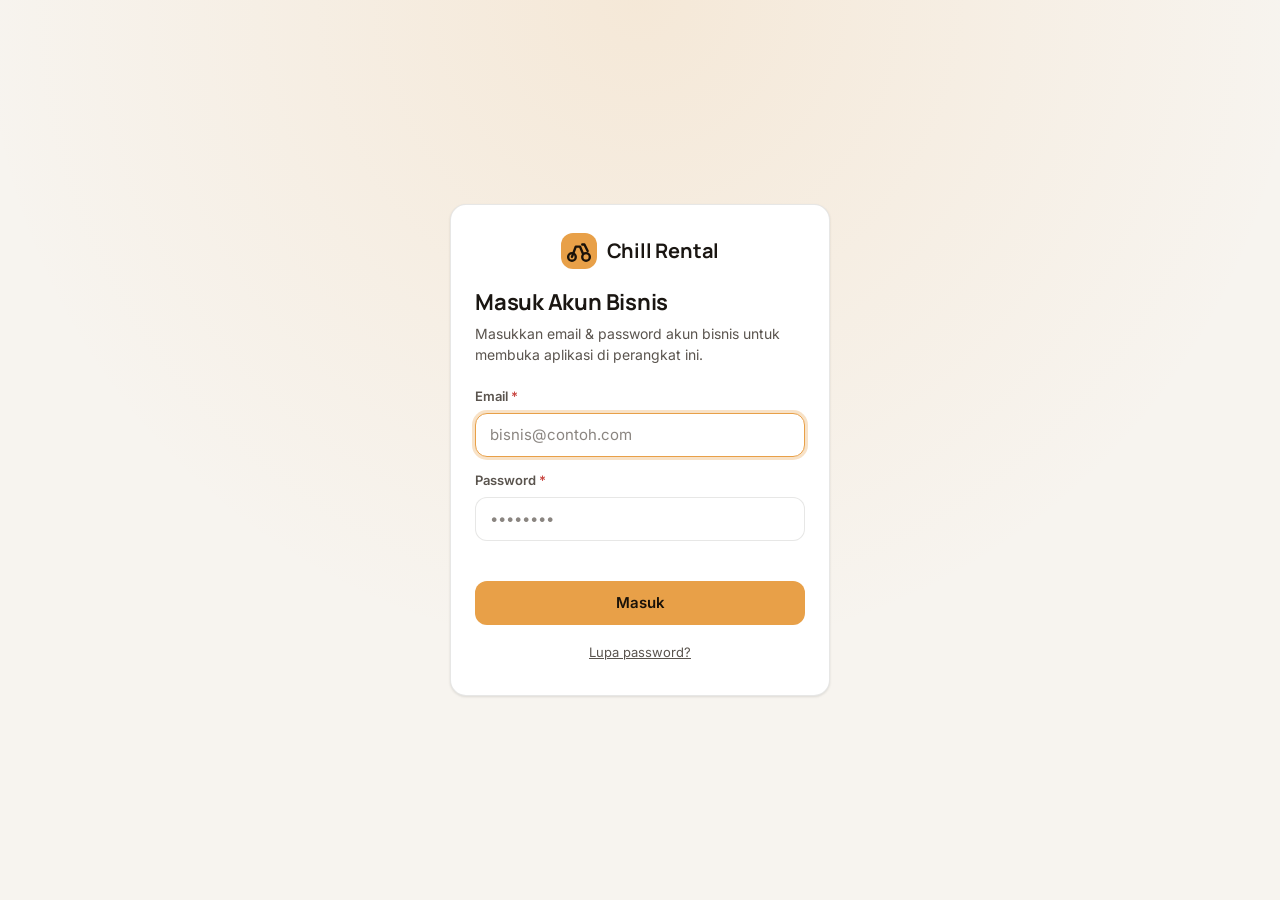
<file: index.html>
<!DOCTYPE html>
<html lang="id">
<head>
  <meta charset="UTF-8" />
  <meta name="viewport" content="width=device-width, initial-scale=1.0, viewport-fit=cover" />
  <meta name="theme-color" content="#0f172a" />
  <title>Chill Rental — Motor Rental System</title>
  <!-- Inline SVG favicon (🏍️) — avoids a 404 for /favicon.ico without adding a binary file -->
  <link rel="icon" href="data:image/svg+xml,&lt;svg xmlns='http://www.w3.org/2000/svg' viewBox='0 0 100 100'&gt;&lt;text y='.9em' font-size='90'&gt;🏍️&lt;/text&gt;&lt;/svg&gt;" />
  <link rel="stylesheet" href="styles/tokens.css" />
  <link rel="stylesheet" href="styles/base.css" />
  <link rel="stylesheet" href="styles/components.css" />
  <link rel="stylesheet" href="styles/layout.css" />
  <link rel="stylesheet" href="styles/auth.css" />
  <link rel="preconnect" href="https://fonts.googleapis.com">
  <link rel="preconnect" href="https://fonts.gstatic.com" crossorigin>
  <link href="https://fonts.googleapis.com/css2?family=Inter:wght@400;500;600;700&family=Manrope:wght@600;700;800&display=swap" rel="stylesheet">
</head>
<body>
  <!-- App shell — hidden until auth resolves (revealed in startApp) to avoid a
       flash of the full page before the login overlay renders -->
  <div id="app" class="app-shell" hidden>
    <!-- Top bar (mobile + desktop) -->
    <header class="topbar" role="banner">
      <button class="icon-btn topbar__menu" id="btn-menu" data-i18n-aria="topbar_menu_aria">
        <svg width="22" height="22" viewBox="0 0 24 24" fill="none" stroke="currentColor" stroke-width="2" stroke-linecap="round" stroke-linejoin="round"><line x1="3" y1="6" x2="21" y2="6"/><line x1="3" y1="12" x2="21" y2="12"/><line x1="3" y1="18" x2="21" y2="18"/></svg>
      </button>
      <div class="topbar__brand">
        <div class="brand-mark" aria-hidden="true">
          <svg width="20" height="20" viewBox="0 0 24 24" fill="none" stroke="currentColor" stroke-width="2.2" stroke-linecap="round" stroke-linejoin="round"><circle cx="5.5" cy="17.5" r="3.5"/><circle cx="18.5" cy="17.5" r="3.5"/><path d="M15 6h2l3 6"/><path d="M5.5 17.5L9 8h4l2.5 6"/></svg>
        </div>
        <div class="topbar__title">
          <h1>Chill Rental</h1>
          <span class="topbar__sub" id="topbar-context">Dashboard</span>
        </div>
      </div>
      <div class="topbar__actions">
        <button class="chip chip--success" id="kpi-active" data-i18n-title="topbar_new_rental_title"> <!-- title (rented-motor count) is set via JS -->
          <span class="chip__dot"></span>
          <span id="kpi-active-count">0</span> <span data-i18n="topbar_kpi_active">sedang disewa</span>
        </button>
        <!-- R13: Quick action — New Rental (replaces button in page headers) -->
        <button class="btn btn--sm topbar__quick-rental" id="btn-quick-rental" data-i18n-title="topbar_new_rental_title">
          <svg width="16" height="16" viewBox="0 0 24 24" fill="none" stroke="currentColor" stroke-width="2.4" stroke-linecap="round" stroke-linejoin="round"><line x1="12" y1="5" x2="12" y2="19"/><line x1="5" y1="12" x2="19" y2="12"/></svg>
          <span class="topbar__quick-rental-label" data-i18n="topbar_quick_rental">Sewa Baru</span>
        </button>
        <button class="icon-btn" id="btn-theme" data-i18n-aria="topbar_theme_aria">
          <svg id="ico-theme" width="20" height="20" viewBox="0 0 24 24" fill="none" stroke="currentColor" stroke-width="2" stroke-linecap="round" stroke-linejoin="round"><path d="M21 12.79A9 9 0 1 1 11.21 3 7 7 0 0 0 21 12.79z"/></svg>
        </button>
      </div>
    </header>

    <!-- Sidebar nav (desktop) / drawer (mobile) -->
    <aside class="sidebar" id="sidebar" aria-label="Navigasi utama">
      <nav class="nav">
        <!-- Grup: Operasional -->
        <div class="nav__group" data-group="ops">
          <button type="button" class="nav__group-header" data-group-toggle="ops" aria-expanded="true">
            <span data-i18n="nav_group_ops">Operasional</span>
            <svg class="nav__group-chevron" width="14" height="14" viewBox="0 0 24 24" fill="none" stroke="currentColor" stroke-width="2.5" stroke-linecap="round" stroke-linejoin="round"><polyline points="6 9 12 15 18 9"/></svg>
          </button>
          <div class="nav__group-items">
            <a href="#dashboard" class="nav__item is-active" data-route="dashboard" data-i18n-title="nav_dashboard">
              <svg width="20" height="20" viewBox="0 0 24 24" fill="none" stroke="currentColor" stroke-width="2" stroke-linecap="round" stroke-linejoin="round"><rect x="3" y="3" width="7" height="9"/><rect x="14" y="3" width="7" height="5"/><rect x="14" y="12" width="7" height="9"/><rect x="3" y="16" width="7" height="5"/></svg>
              <span data-i18n="nav_dashboard">Beranda</span>
            </a>
            <a href="#rentals" class="nav__item" data-route="rentals" data-i18n-title="nav_rentals">
              <svg width="20" height="20" viewBox="0 0 24 24" fill="none" stroke="currentColor" stroke-width="2" stroke-linecap="round" stroke-linejoin="round"><path d="M14 2H6a2 2 0 0 0-2 2v16a2 2 0 0 0 2 2h12a2 2 0 0 0 2-2V8z"/><polyline points="14 2 14 8 20 8"/><line x1="16" y1="13" x2="8" y2="13"/><line x1="16" y1="17" x2="8" y2="17"/></svg>
              <span data-i18n="nav_rentals">Sewa</span>
            </a>
            <a href="#bookings" class="nav__item" data-route="bookings" data-i18n-title="nav_bookings">
              <svg width="20" height="20" viewBox="0 0 24 24" fill="none" stroke="currentColor" stroke-width="2" stroke-linecap="round" stroke-linejoin="round"><rect x="3" y="4" width="18" height="18" rx="2"/><line x1="16" y1="2" x2="16" y2="6"/><line x1="8" y1="2" x2="8" y2="6"/><line x1="3" y1="10" x2="21" y2="10"/><polyline points="9 16 11 18 15 14"/></svg>
              <span data-i18n="nav_bookings">Booking</span>
              <span id="nav-booking-badge" style="margin-left:auto;background:var(--brand);color:var(--text-on-brand);font-size:11px;font-weight:700;border-radius:999px;padding:1px 7px;display:none">0</span>
            </a>
            <a href="#motors" class="nav__item" data-route="motors" data-i18n-title="nav_motors">
              <svg width="20" height="20" viewBox="0 0 24 24" fill="none" stroke="currentColor" stroke-width="2" stroke-linecap="round" stroke-linejoin="round"><circle cx="5.5" cy="17.5" r="3.5"/><circle cx="18.5" cy="17.5" r="3.5"/><path d="M15 6h2l3 6"/><path d="M5.5 17.5L9 8h4l2.5 6"/></svg>
              <span data-i18n="nav_motors">Kendaraan</span>
            </a>
            <a href="#damages" class="nav__item" data-route="damages" data-i18n-title="nav_damages">
              <svg width="20" height="20" viewBox="0 0 24 24" fill="none" stroke="currentColor" stroke-width="2" stroke-linecap="round" stroke-linejoin="round"><path d="M10.29 3.86L1.82 18a2 2 0 0 0 1.71 3h16.94a2 2 0 0 0 1.71-3L13.71 3.86a2 2 0 0 0-3.42 0z"/><line x1="12" y1="9" x2="12" y2="13"/><line x1="12" y1="17" x2="12.01" y2="17"/></svg>
              <span data-i18n="nav_damages">Kerusakan</span>
            </a>
          </div>
        </div>
        <!-- Grup: Manajemen (admin+) -->
        <div class="nav__group" data-group="manage" data-requires="page.owners">
          <button type="button" class="nav__group-header" data-group-toggle="manage" aria-expanded="true">
            <span data-i18n="nav_group_manage">Manajemen</span>
            <svg class="nav__group-chevron" width="14" height="14" viewBox="0 0 24 24" fill="none" stroke="currentColor" stroke-width="2.5" stroke-linecap="round" stroke-linejoin="round"><polyline points="6 9 12 15 18 9"/></svg>
          </button>
          <div class="nav__group-items">
            <a href="#owners" class="nav__item" data-route="owners" data-requires="page.owners" data-i18n-title="nav_owners">
              <svg width="20" height="20" viewBox="0 0 24 24" fill="none" stroke="currentColor" stroke-width="2" stroke-linecap="round" stroke-linejoin="round"><path d="M17 21v-2a4 4 0 0 0-4-4H5a4 4 0 0 0-4 4v2"/><circle cx="9" cy="7" r="4"/><path d="M23 21v-2a4 4 0 0 0-3-3.87"/><path d="M16 3.13a4 4 0 0 1 0 7.75"/></svg>
              <span data-i18n="nav_owners">Pemilik</span>
            </a>
            <a href="#staff" class="nav__item" data-route="staff" data-requires="page.staff" data-i18n-title="nav_staff">
              <svg width="20" height="20" viewBox="0 0 24 24" fill="none" stroke="currentColor" stroke-width="2" stroke-linecap="round" stroke-linejoin="round"><circle cx="12" cy="8" r="4"/><path d="M6 21v-2a4 4 0 0 1 4-4h4a4 4 0 0 1 4 4v2"/><circle cx="18" cy="6" r="2"/><circle cx="6" cy="6" r="2"/></svg>
              <span data-i18n="nav_staff">Staf</span>
            </a>
            <a href="#reports" class="nav__item" data-route="reports" data-requires="page.reports" data-i18n-title="nav_reports">
              <svg width="20" height="20" viewBox="0 0 24 24" fill="none" stroke="currentColor" stroke-width="2" stroke-linecap="round" stroke-linejoin="round"><line x1="18" y1="20" x2="18" y2="10"/><line x1="12" y1="20" x2="12" y2="4"/><line x1="6" y1="20" x2="6" y2="14"/></svg>
              <span data-i18n="nav_reports">Laporan</span>
            </a>
            <a href="#audit" class="nav__item" data-route="audit" data-requires="page.audit" data-i18n-title="nav_audit">
              <svg width="20" height="20" viewBox="0 0 24 24" fill="none" stroke="currentColor" stroke-width="2" stroke-linecap="round" stroke-linejoin="round"><circle cx="11" cy="11" r="8"/><line x1="21" y1="21" x2="16.65" y2="16.65"/><path d="M8 11h6"/><path d="M11 8v6"/></svg>
              <span data-i18n="nav_audit">Riwayat Aktivitas</span>
            </a>
          </div>
        </div>
        <!-- Grup: Sistem (admin+) -->
        <div class="nav__group" data-group="system" data-requires="page.settings">
          <button type="button" class="nav__group-header" data-group-toggle="system" aria-expanded="true">
            <span data-i18n="nav_group_system">Sistem</span>
            <svg class="nav__group-chevron" width="14" height="14" viewBox="0 0 24 24" fill="none" stroke="currentColor" stroke-width="2.5" stroke-linecap="round" stroke-linejoin="round"><polyline points="6 9 12 15 18 9"/></svg>
          </button>
          <div class="nav__group-items">
            <a href="#settings" class="nav__item" data-route="settings" data-requires="page.settings" data-i18n-title="nav_settings">
              <svg width="20" height="20" viewBox="0 0 24 24" fill="none" stroke="currentColor" stroke-width="2" stroke-linecap="round" stroke-linejoin="round"><circle cx="12" cy="12" r="3"/><path d="M19.4 15a1.65 1.65 0 0 0 .33 1.82l.06.06a2 2 0 0 1-2.83 2.83l-.06-.06a1.65 1.65 0 0 0-1.82-.33 1.65 1.65 0 0 0-1 1.51V21a2 2 0 0 1-4 0v-.09A1.65 1.65 0 0 0 9 19.4a1.65 1.65 0 0 0-1.82.33l-.06.06a2 2 0 0 1-2.83-2.83l.06-.06a1.65 1.65 0 0 0 .33-1.82 1.65 1.65 0 0 0-1.51-1H3a2 2 0 0 1 0-4h.09A1.65 1.65 0 0 0 4.6 9a1.65 1.65 0 0 0-.33-1.82l-.06-.06a2 2 0 0 1 2.83-2.83l.06.06a1.65 1.65 0 0 0 1.82.33H9a1.65 1.65 0 0 0 1-1.51V3a2 2 0 0 1 4 0v.09a1.65 1.65 0 0 0 1 1.51 1.65 1.65 0 0 0 1.82-.33l.06-.06a2 2 0 0 1 2.83 2.83l-.06.06a1.65 1.65 0 0 0-.33 1.82V9a1.65 1.65 0 0 0 1.51 1H21a2 2 0 0 1 0 4h-.09a1.65 1.65 0 0 0-1.51 1z"/></svg>
              <span data-i18n="nav_settings">Pengaturan</span>
            </a>
          </div>
        </div>
      </nav>
      <div class="sidebar__footer">
        <!-- Fase B.2: account block (identity + switch user + logout) -->
        <div class="account" id="account-block" hidden>
          <div class="account__user">
            <span class="account__avatar" id="account-avatar">?</span>
            <span class="account__meta">
              <span class="account__name" id="account-name"></span>
              <span class="account__role" id="account-role"></span>
            </span>
          </div>
          <div class="account__actions">
            <button class="account__btn" id="btn-set-pin-self">
              <svg width="15" height="15" viewBox="0 0 24 24" fill="none" stroke="currentColor" stroke-width="2" stroke-linecap="round" stroke-linejoin="round"><path d="M21 2l-2 2m-7.61 7.61a5.5 5.5 0 1 1-7.778 7.778 5.5 5.5 0 0 1 7.777-7.777zm0 0L15.5 7.5m0 0l3 3L22 7l-3-3"/></svg>
              <span data-i18n="btn_change_pin">Ubah PIN</span>
            </button>
            <button class="account__btn" id="btn-switch-user">
              <svg width="15" height="15" viewBox="0 0 24 24" fill="none" stroke="currentColor" stroke-width="2" stroke-linecap="round" stroke-linejoin="round"><polyline points="17 1 21 5 17 9"/><path d="M3 11V9a4 4 0 0 1 4-4h14"/><polyline points="7 23 3 19 7 15"/><path d="M21 13v2a4 4 0 0 1-4 4H3"/></svg>
              <span data-i18n="auth_switch_user">Ganti Pengguna</span>
            </button>
            <button class="account__btn account__btn--danger" id="btn-logout">
              <svg width="15" height="15" viewBox="0 0 24 24" fill="none" stroke="currentColor" stroke-width="2" stroke-linecap="round" stroke-linejoin="round"><path d="M9 21H5a2 2 0 0 1-2-2V5a2 2 0 0 1 2-2h4"/><polyline points="16 17 21 12 16 7"/><line x1="21" y1="12" x2="9" y2="12"/></svg>
              <span data-i18n="auth_logout">Keluar</span>
            </button>
          </div>
        </div>

        <p class="muted-xs js-sync-status" id="sync-status"></p>
        <p class="muted-xs">v1.0 · Modular Build</p>
      </div>
    </aside>
    <div class="scrim" id="scrim" hidden></div>

    <!-- Main content area, routed -->
    <main class="content" id="content" tabindex="-1">
      <!-- Pages are injected by router.js -->
    </main>

    <!-- Bottom tab bar (mobile only) -->
    <nav class="tabbar" aria-label="Navigasi cepat">
      <a href="#dashboard" class="tabbar__item is-active" data-route="dashboard">
        <svg width="22" height="22" viewBox="0 0 24 24" fill="none" stroke="currentColor" stroke-width="2" stroke-linecap="round" stroke-linejoin="round"><rect x="3" y="3" width="7" height="9"/><rect x="14" y="3" width="7" height="5"/><rect x="14" y="12" width="7" height="9"/><rect x="3" y="16" width="7" height="5"/></svg>
        <span data-i18n="tabbar_beranda">Beranda</span>
      </a>
      <a href="#rentals" class="tabbar__item" data-route="rentals">
        <svg width="22" height="22" viewBox="0 0 24 24" fill="none" stroke="currentColor" stroke-width="2" stroke-linecap="round" stroke-linejoin="round"><path d="M14 2H6a2 2 0 0 0-2 2v16a2 2 0 0 0 2 2h12a2 2 0 0 0 2-2V8z"/><polyline points="14 2 14 8 20 8"/></svg>
        <span data-i18n="tabbar_sewa">Sewa</span>
      </a>
      <button class="tabbar__fab" id="btn-new-rental" data-i18n-aria="tabbar_fab_aria">
        <svg width="26" height="26" viewBox="0 0 24 24" fill="none" stroke="currentColor" stroke-width="2.5" stroke-linecap="round" stroke-linejoin="round"><line x1="12" y1="5" x2="12" y2="19"/><line x1="5" y1="12" x2="19" y2="12"/></svg>
      </button>
      <a href="#motors" class="tabbar__item" data-route="motors">
        <svg width="22" height="22" viewBox="0 0 24 24" fill="none" stroke="currentColor" stroke-width="2" stroke-linecap="round" stroke-linejoin="round"><circle cx="5.5" cy="17.5" r="3.5"/><circle cx="18.5" cy="17.5" r="3.5"/><path d="M15 6h2l3 6"/><path d="M5.5 17.5L9 8h4l2.5 6"/></svg>
        <span data-i18n="tabbar_motor">Kendaraan</span>
      </a>
      <a href="#reports" class="tabbar__item" data-route="reports" data-requires="page.reports">
        <svg width="22" height="22" viewBox="0 0 24 24" fill="none" stroke="currentColor" stroke-width="2" stroke-linecap="round" stroke-linejoin="round"><line x1="18" y1="20" x2="18" y2="10"/><line x1="12" y1="20" x2="12" y2="4"/><line x1="6" y1="20" x2="6" y2="14"/></svg>
        <span data-i18n="tabbar_laporan">Laporan</span>
      </a>
    </nav>

    <!-- Modal mount + toast mount -->
    <div id="modal-root"></div>
    <div id="toast-root" class="toast-root" aria-live="polite"></div>
  </div>

  <!-- Auth gate mount (Fase B.2) — full-screen login overlay -->
  <!-- Boot splash: visible immediately, replaced by the login gate (or hidden
       by startApp) once boot() resolves the auth state -->
  <div id="auth-root">
    <div class="auth-overlay">
      <div class="auth-card card">
        <div class="auth-brand">
          <div class="brand-mark" aria-hidden="true">
            <svg width="26" height="26" viewBox="0 0 24 24" fill="none" stroke="currentColor" stroke-width="2.2" stroke-linecap="round" stroke-linejoin="round"><circle cx="5.5" cy="17.5" r="3.5"/><circle cx="18.5" cy="17.5" r="3.5"/><path d="M15 6h2l3 6"/><path d="M5.5 17.5L9 8h4l2.5 6"/></svg>
          </div>
          <h1>Chill Rental</h1>
        </div>
        <div class="auth-spinner" role="status" aria-label="Memuat…"></div>
      </div>
    </div>
  </div>

  <!-- Modules (load order matters) -->
  <script type="module" src="modules/app.js"></script>
</body>
</html>
</file>
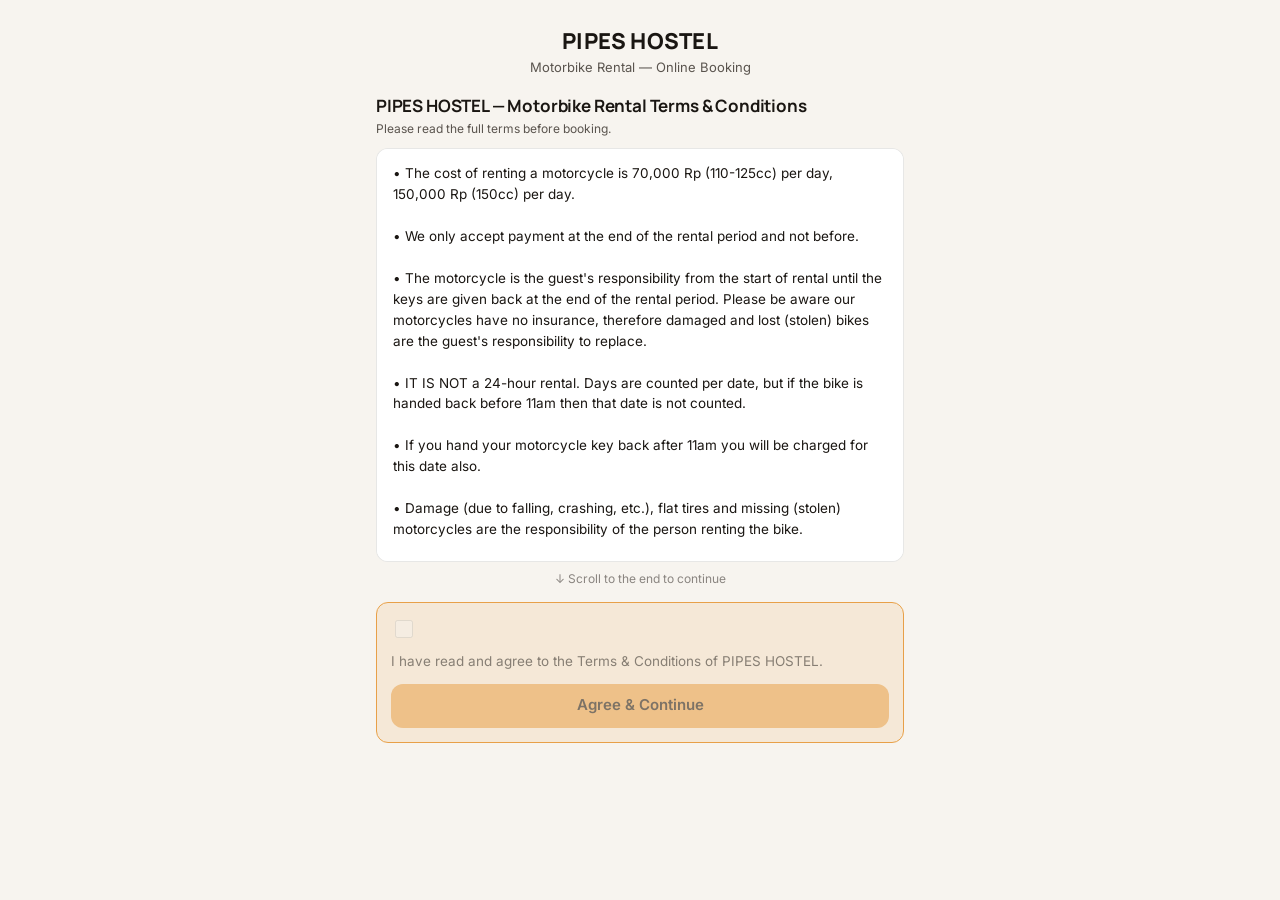
<file: booking.html>
<!DOCTYPE html>
<html lang="en">
<head>
  <meta charset="UTF-8" />
  <meta name="viewport" content="width=device-width, initial-scale=1.0, viewport-fit=cover" />
  <meta name="theme-color" content="#0f172a" />
  <title>PIPES HOSTEL — Motorbike Booking</title>
  <link rel="icon" href="data:image/svg+xml,&lt;svg xmlns='http://www.w3.org/2000/svg' viewBox='0 0 100 100'&gt;&lt;text y='.9em' font-size='90'&gt;🏍️&lt;/text&gt;&lt;/svg&gt;" />
  <link rel="stylesheet" href="styles/tokens.css" />
  <link rel="stylesheet" href="styles/base.css" />
  <link rel="stylesheet" href="styles/components.css" />
  <link rel="preconnect" href="https://fonts.googleapis.com">
  <link rel="preconnect" href="https://fonts.gstatic.com" crossorigin>
  <link href="https://fonts.googleapis.com/css2?family=Inter:wght@400;500;600;700&family=Manrope:wght@600;700;800&display=swap" rel="stylesheet">
  <style>
    /* Standalone, mobile-first guest page — no app shell. */
    /* base.css makes html/body a fixed-height, non-scrolling flex app shell
       (display:flex; height:100dvh; overflow:hidden). This standalone page must
       scroll like a normal document, so fully reset those on both elements. */
    html, body { height: auto !important; min-height: 100%; display: block !important; overflow: visible !important; }
    body { background: var(--bg-app); color: var(--text-primary); font-family: var(--font-sans); margin: 0; }
    .bk { max-width: 560px; margin: 0 auto; padding: 20px 16px 48px; min-height: 100vh; box-sizing: border-box; }
    .bk__brand { text-align: center; margin: 8px 0 18px; }
    .bk__brand h1 { font-family: var(--font-display); font-weight: 800; font-size: 22px; margin: 0; letter-spacing: .01em; }
    .bk__brand p { color: var(--text-secondary); font-size: 13px; margin: 4px 0 0; }
    .bk__terms {
      max-height: 46vh; overflow-y: auto; padding: 14px 16px; border: 1px solid var(--border-subtle);
      border-radius: var(--r-md); background: var(--bg-elev); white-space: pre-wrap; line-height: 1.55;
      font-size: 13.5px; -webkit-overflow-scrolling: touch;
    }
    .bk__scrollhint { font-size: 12px; color: var(--text-tertiary); text-align: center; margin: 8px 0 0; }
    /* The consent + continue action — highlighted so the next step is obvious. */
    .bk__agree { margin-top: 14px; padding: 14px; border: 1.5px solid var(--brand); border-radius: var(--r-md); background: var(--brand-soft); }
    .bk__field { margin-bottom: 14px; }
    .bk__price { font-family: var(--font-display); font-weight: 800; font-size: 20px; color: var(--brand-soft-text); }
    .bk__seg { display: flex; gap: 8px; }
    .bk__seg .btn { flex: 1; }
    .bk__code {
      font-family: var(--font-mono); font-size: 38px; font-weight: 700; letter-spacing: .12em;
      text-align: center; padding: 16px; border: 2px dashed var(--brand); border-radius: var(--r-lg);
      background: var(--brand-soft); color: var(--brand-soft-text); margin: 10px 0;
    }
    .bk__center { text-align: center; }
    .bk__row2 { display: grid; grid-template-columns: 1fr 1fr; gap: 12px; }
    .seg-opt.is-active { background: var(--brand); color: var(--text-on-brand); border-color: var(--brand); }
    /* layout helpers (booking.html does not load layout.css) */
    .row { display: flex; align-items: center; gap: 8px; }
    .row--between { justify-content: space-between; }
    .muted { color: var(--text-secondary); }
  </style>
</head>
<body>
  <main id="booking-root" class="bk" aria-live="polite"></main>
  <script type="module" src="modules/booking-guest.js"></script>
</body>
</html>
</file>
<file: styles/tokens.css>
/* ===========================================================
   Chill Rental — Design Tokens
   Style: Minimalism + Bento Grid, mobile-first, theme-aware
   =========================================================== */

:root {
  /* ---- Color Primitives ---- */
  --c-teal-50:  #ecfeff;
  --c-teal-100: #cffafe;
  --c-teal-300: #67e8f9;
  --c-teal-500: #06b6d4;
  --c-teal-600: #0891b2;
  --c-teal-700: #0e7490;

  --c-amber-100: #fef3c7;
  --c-amber-500: #f59e0b;
  --c-amber-600: #d97706;

  --c-rose-100: #ffe4e6;
  --c-rose-500: #f43f5e;
  --c-rose-600: #e11d48;

  --c-emerald-100: #d1fae5;
  --c-emerald-500: #10b981;
  --c-emerald-600: #059669;

  --c-slate-50:  #f8fafc;
  --c-slate-100: #f1f5f9;
  --c-slate-200: #e2e8f0;
  --c-slate-300: #cbd5e1;
  --c-slate-400: #94a3b8;
  --c-slate-500: #64748b;
  --c-slate-600: #475569;
  --c-slate-700: #334155;
  --c-slate-800: #1e293b;
  --c-slate-900: #0f172a;
  --c-slate-950: #020617;

  /* ---- Semantic — Light (default) — warm palette + amber accent ----
     Tier-based bg: bg-app (creamy off-white) → bg-elev (white card) → bg-elev-2 (subtle recessed)
     Text: warm dark (#1a1612, not pure black) for a warm feel.
     Accent: amber #e8a048 (same as dark — brand consistency).
  */
  --bg-app: #f7f4ef;            /* warm cream — readable bg */
  --bg-elev: #ffffff;           /* card, sidebar, modal */
  --bg-elev-2: #f4f0ea;         /* recessed (input, table header) */
  --bg-subtle: #f4f0ea;
  --bg-tint: rgba(232, 160, 72, .07);

  --text-primary: #1a1612;      /* warm near-black */
  --text-secondary: #5a544e;    /* warm muted */
  --text-tertiary: #8a8580;     /* warm light muted */
  --text-inverse: #ffffff;
  --text-on-brand: #1a1209;     /* dark text on amber (high contrast) */

  --border-subtle: rgba(26, 22, 18, .10);
  --border-strong: rgba(26, 22, 18, .18);
  --border-focus: #e8a048;

  --brand: #e8a048;
  --brand-hover: #d4863a;
  --brand-soft: rgba(232, 160, 72, .14);
  --brand-soft-text: #b06820;   /* darker amber for text in the soft badge (contrast on light bg) */

  --success: #2e9c6b;           /* darker green for light mode (AA contrast) */
  --success-soft: rgba(46, 156, 107, .12);
  --warning: #c9881f;           /* darker amber for the warning badge */
  --warning-soft: rgba(232, 160, 72, .14);
  --danger: #c8443f;            /* darker red for light mode */
  --danger-soft: rgba(200, 68, 63, .10);
  --info: #4185d6;
  --info-soft: rgba(65, 133, 214, .10);

  /* ---- Spacing (4/8 rhythm) ---- */
  --sp-1: 4px;
  --sp-2: 8px;
  --sp-3: 12px;
  --sp-4: 16px;
  --sp-5: 20px;
  --sp-6: 24px;
  --sp-7: 32px;
  --sp-8: 40px;
  --sp-9: 48px;
  --sp-10: 64px;

  /* ---- Radius ---- */
  --r-sm: 8px;
  --r-md: 12px;
  --r-lg: 16px;
  --r-xl: 20px;
  --r-2xl: 24px;
  --r-pill: 999px;

  /* ---- Shadow — warm tone (light mode default) ---- */
  --sh-xs: 0 1px 2px rgba(26, 22, 18, .05);
  --sh-sm: 0 1px 3px rgba(26, 22, 18, .08), 0 1px 2px rgba(26, 22, 18, .04);
  --sh-md: 0 4px 14px rgba(26, 22, 18, .08), 0 2px 4px rgba(26, 22, 18, .04);
  --sh-lg: 0 14px 36px rgba(26, 22, 18, .12), 0 4px 8px rgba(26, 22, 18, .06);
  --sh-focus: 0 0 0 3px rgba(232, 160, 72, .30);

  /* ---- Typography ---- */
  --font-sans: 'Inter', system-ui, -apple-system, 'Segoe UI', Roboto, sans-serif;
  --font-display: 'Manrope', var(--font-sans);
  --font-mono: ui-monospace, 'SF Mono', Menlo, Consolas, monospace;

  --fs-xs: 12px;
  --fs-sm: 13px;
  --fs-base: 15px;
  --fs-md: 16px;
  --fs-lg: 18px;
  --fs-xl: 22px;
  --fs-2xl: 28px;
  --fs-3xl: 34px;
  --fs-4xl: 44px;

  --lh-tight: 1.2;
  --lh-snug: 1.35;
  --lh-normal: 1.5;
  --lh-loose: 1.65;

  /* ---- Motion ---- */
  --motion-fast: 120ms;
  --motion-base: 200ms;
  --motion-slow: 320ms;
  --ease-out: cubic-bezier(.16, 1, .3, 1);
  --ease-in-out: cubic-bezier(.4, 0, .2, 1);

  /* ---- Layout ---- */
  --topbar-h: 60px;
  --sidebar-w: 248px;
  --sidebar-w-collapsed: 72px;   /* R12: icon-only mode */
  --tabbar-h: 72px;
  --maxw-content: 1280px;
}

/* ===== Dark theme — palette refresh (reference: warm dark + amber accent) =====
   Tier-based backgrounds: bg-app (darkest) → bg-elev → bg-elev-2 (lightest)
   Text: warm off-white #f0ede8 (not pure white) for reading comfort.
   Accent: amber #e8a048 (more hostel-vibe than teal).
*/
[data-theme="dark"] {
  /* ---- Backgrounds (3 tier) ---- */
  --bg-app: #0e0f11;            /* page bg (darkest) */
  --bg-elev: #16181c;           /* sidebar, card, modal */
  --bg-elev-2: #1e2128;         /* input bg, table header, elevated surface */
  --bg-subtle: #1e2128;         /* alias for bg-subtle used in the code */
  --bg-tint: rgba(232, 160, 72, .08);

  /* ---- Text (warm tones) ---- */
  --text-primary: #f0ede8;      /* warm off-white */
  --text-secondary: #9a9690;    /* secondary muted */
  --text-tertiary: #5a5854;     /* tertiary very muted */
  --text-inverse: #1a1209;      /* dark text (for the primary button on the accent) */
  --text-on-brand: #1a1209;     /* dark text on the amber button */

  /* ---- Borders ---- */
  --border-subtle: rgba(255, 255, 255, .07);
  --border-strong: rgba(255, 255, 255, .13);
  --border-focus: #e8a048;

  /* ---- Brand (amber) ---- */
  --brand: #e8a048;
  --brand-hover: #d4863a;
  --brand-soft: rgba(232, 160, 72, .12);
  --brand-soft-text: #e8a048;

  /* ---- Status colors + soft variants ---- */
  --success: #4caf82;
  --success-soft: rgba(76, 175, 130, .12);
  --warning: #f0b84a;
  --warning-soft: rgba(240, 184, 74, .12);
  --danger: #e05252;
  --danger-soft: rgba(224, 82, 82, .12);
  --info: #5b9cf6;
  --info-soft: rgba(91, 156, 246, .12);

  /* ---- Focus ring ---- */
  --sh-focus: 0 0 0 3px rgba(232, 160, 72, .35);

  /* ---- Shadows ---- */
  --sh-xs: 0 1px 2px rgba(0, 0, 0, .35);
  --sh-sm: 0 1px 3px rgba(0, 0, 0, .45);
  --sh-md: 0 6px 16px rgba(0, 0, 0, .45);
  --sh-lg: 0 20px 40px rgba(0, 0, 0, .55);
}

@media (prefers-reduced-motion: reduce) {
  *, *::before, *::after {
    animation-duration: .01ms !important;
    transition-duration: .01ms !important;
  }
}
</file>
<file: styles/base.css>
/* ===== Reset & Base ===== */
*, *::before, *::after { box-sizing: border-box; }
html {
  -webkit-text-size-adjust: 100%;
  height: 100%;
  overflow: hidden;
}
body {
  margin: 0;
  display: flex;
  flex-direction: column;
  height: 100vh;
  height: 100dvh;
  overflow: hidden;
  overscroll-behavior-y: none; /* Prevent iOS pull-to-refresh while scrolling the modal */
  font-family: var(--font-sans);
  font-size: var(--fs-base);
  line-height: var(--lh-normal);
  color: var(--text-primary);
  background: var(--bg-app);
  -webkit-font-smoothing: antialiased;
  -moz-osx-font-smoothing: grayscale;
}

h1, h2, h3, h4, h5, h6 {
  margin: 0;
  font-family: var(--font-display);
  font-weight: 700;
  line-height: var(--lh-tight);
  color: var(--text-primary);
  letter-spacing: -0.01em;
}
h1 { font-size: var(--fs-xl); }
h2 { font-size: var(--fs-lg); }
h3 { font-size: var(--fs-md); }
p { margin: 0; }
a { color: inherit; text-decoration: none; }
button { font-family: inherit; }
img, svg { display: block; max-width: 100%; }
input, select, textarea, button { font: inherit; color: inherit; }

/* Focus visible — accessibility critical */
:focus { outline: none; }
:focus-visible {
  outline: none;
  box-shadow: var(--sh-focus);
  border-radius: var(--r-sm);
}

/* Utility classes */
.muted { color: var(--text-secondary); }
.muted-xs { color: var(--text-tertiary); font-size: var(--fs-xs); margin: 0; }
.sr-only {
  position: absolute; width: 1px; height: 1px;
  padding: 0; margin: -1px; overflow: hidden;
  clip: rect(0, 0, 0, 0); white-space: nowrap; border: 0;
}
.hidden { display: none !important; }

/* Spacing utilities — replacements for non-token inline gap/margin */
.gap-xs  { gap: var(--sp-1); }   /* 4px  */
.gap-sm  { gap: var(--sp-2); }   /* 8px  */
.gap-md  { gap: var(--sp-3); }   /* 12px */
.gap-lg  { gap: var(--sp-4); }   /* 16px */
.mt-xs   { margin-top: var(--sp-1); }
.mt-sm   { margin-top: var(--sp-2); }
.mt-md   { margin-top: var(--sp-3); }
.mb-sm   { margin-bottom: var(--sp-2); }
.mb-md   { margin-bottom: var(--sp-3); }

/* Text safety utilities */
.text-ellipsis {
  overflow: hidden;
  text-overflow: ellipsis;
  white-space: nowrap;
  min-width: 0;
}
.text-wrap {
  word-break: break-word;
  overflow-wrap: anywhere;
}

/* Scrollbar finesse */
::-webkit-scrollbar { width: 6px; height: 6px; }   /* 10px → 6px, slimmer on mobile */
::-webkit-scrollbar-track { background: transparent; }
::-webkit-scrollbar-thumb {
  background: var(--border-strong);
  border-radius: var(--r-pill);
  border: 1px solid var(--bg-app);  /* thinner border to match the smaller scrollbar */
}
::-webkit-scrollbar-thumb:hover { background: var(--text-tertiary); }
/* On mobile, hide the scrollbar entirely (swipe is enough) */
@media (max-width: 480px) {
  ::-webkit-scrollbar { display: none; }
  * { scrollbar-width: none; }
}
</file>
<file: styles/components.css>
/* ===== BUTTONS ===== */
.btn {
  display: inline-flex;
  align-items: center;
  justify-content: center;
  gap: var(--sp-2);
  min-height: 44px;
  padding: 0 var(--sp-5);
  border: 1px solid transparent;
  border-radius: var(--r-md);
  background: var(--brand);
  color: var(--text-on-brand);
  font-size: var(--fs-base);
  font-weight: 600;
  cursor: pointer;
  transition: transform var(--motion-fast) var(--ease-out),
              background var(--motion-fast) var(--ease-out),
              box-shadow var(--motion-fast) var(--ease-out);
  white-space: nowrap;
  user-select: none;
  -webkit-tap-highlight-color: transparent;
}
.btn:hover { background: var(--brand-hover); }
.btn:active { transform: scale(0.97); }
.btn[disabled] { opacity: .55; cursor: not-allowed; pointer-events: none; }

.btn--ghost {
  background: transparent;
  color: var(--text-primary);
  border-color: var(--border-strong);
}
.btn--ghost:hover { background: var(--bg-subtle); }

.btn--soft {
  background: var(--brand-soft);
  color: var(--brand-soft-text);
}
.btn--soft:hover { background: var(--brand-soft); filter: brightness(0.95); }

/* WhatsApp green — Open WhatsApp action in the receipt modal */
.btn--wa { background: #25d366; color: #06351a; }
.btn--wa:hover { background: #1ebe5b; }

/* ===== WhatsApp receipt modal ===== */
.receipt-modal__sub {
  margin: 0 0 var(--sp-3);
  color: var(--text-secondary);
  font-size: var(--fs-sm);
}
.receipt-modal__preview {
  margin: 0;
  padding: var(--sp-4);
  background: var(--bg-elev-2);
  border: 1px solid var(--border-subtle);
  border-radius: var(--r-md);
  font-family: ui-monospace, SFMono-Regular, Menlo, Consolas, monospace;
  font-size: 13px;
  line-height: 1.5;
  color: var(--text-primary);
  white-space: pre;          /* keep the monospace columns aligned */
  overflow-x: auto;
  overflow-y: auto;
  max-height: 52vh;
}
.receipt-modal__hint {
  margin: var(--sp-3) 0 0;
  color: var(--text-secondary);
  font-size: var(--fs-sm);
}

.btn--danger { background: var(--danger); }
.btn--danger:hover { background: var(--c-rose-500); }

.btn--sm { min-height: 36px; padding: 0 var(--sp-4); font-size: var(--fs-sm); }
.btn--block { width: 100%; white-space: normal; text-align: center; }

.icon-btn {
  display: inline-flex;
  align-items: center;
  justify-content: center;
  width: 44px;
  height: 44px;
  border: 1px solid transparent;
  border-radius: var(--r-md);
  background: transparent;
  color: var(--text-primary);
  cursor: pointer;
  transition: background var(--motion-fast) var(--ease-out);
  -webkit-tap-highlight-color: transparent;
}
.icon-btn:hover { background: var(--bg-subtle); }
.icon-btn:active { background: var(--border-subtle); }

/* ===== CARDS / BENTO ===== */
.card {
  background: var(--bg-elev);
  border: 1px solid var(--border-subtle);
  border-radius: var(--r-lg);
  padding: var(--sp-5);
  box-shadow: var(--sh-sm);
}
/* Dark mode: reduce shadow (depth is conveyed via the tier bg) */
[data-theme="dark"] .card { box-shadow: none; }
.card--accent {
  background: linear-gradient(135deg, var(--brand-soft) 0%, var(--bg-elev) 70%);
  border-color: var(--border-subtle);
}
.card__header {
  display: flex;
  align-items: center;
  justify-content: space-between;
  margin-bottom: var(--sp-4);
  gap: var(--sp-3);
}
.card__title { font-size: var(--fs-md); font-weight: 700; }
.card__sub { font-size: var(--fs-sm); color: var(--text-secondary); margin-top: 2px; }

/* ===== KPI ===== */
.kpi {
  display: flex;
  flex-direction: column;
  gap: var(--sp-2);
}
.kpi__label {
  font-size: var(--fs-xs);
  font-weight: 600;
  color: var(--text-secondary);
  text-transform: uppercase;
  letter-spacing: 0.04em;
}
.kpi__value {
  font-family: var(--font-display);
  font-size: var(--fs-3xl);
  font-weight: 800;
  line-height: 1;
  color: var(--text-primary);
}
.kpi__value--sm { font-size: var(--fs-2xl); }
.kpi__sub {
  display: inline-flex;
  align-items: center;
  gap: var(--sp-1);
  font-size: var(--fs-sm);
  color: var(--text-secondary);
}
.kpi__delta--up { color: var(--success); font-weight: 600; }
.kpi__delta--down { color: var(--danger); font-weight: 600; }

/* ===== CHIPS / BADGES ===== */
.chip {
  display: inline-flex;
  align-items: center;
  gap: var(--sp-2);
  padding: 6px 12px;
  border-radius: var(--r-pill);
  background: var(--bg-subtle);
  color: var(--text-secondary);
  font-size: var(--fs-sm);
  font-weight: 600;
  border: 1px solid var(--border-subtle);
  cursor: pointer;
  white-space: nowrap;
  min-height: 32px;
}
.chip--brand { background: var(--brand-soft); color: var(--brand-soft-text); border-color: transparent; }
.chip--success { background: var(--success-soft); color: var(--success); border-color: transparent; }
.chip--warning { background: var(--warning-soft); color: var(--warning); border-color: transparent; }
.chip--danger { background: var(--danger-soft); color: var(--danger); border-color: transparent; }

.chip__dot {
  width: 8px; height: 8px;
  border-radius: 50%;
  background: currentColor;
  animation: pulse 2s ease-in-out infinite;
}
@keyframes pulse {
  0%, 100% { opacity: 1; }
  50% { opacity: .45; }
}

.badge {
  display: inline-flex;
  align-items: center;
  justify-content: center;
  padding: 4px 8px;        /* raised from 3px → 4px for a minimum height */
  border-radius: 6px;
  font-size: var(--fs-xs);
  font-weight: 600;
  background: var(--bg-subtle);
  color: var(--text-secondary);
  min-height: 24px;        /* minimum visual height, consistent across all screen sizes */
  white-space: nowrap;
  flex-shrink: 0;          /* badge must not shrink inside a flex container */
}
.badge--success { background: var(--success-soft); color: var(--success); }
.badge--warning { background: var(--warning-soft); color: var(--warning); }
.badge--danger { background: var(--danger-soft); color: var(--danger); }
.badge--brand { background: var(--brand-soft); color: var(--brand-soft-text); }
.badge--info { background: var(--info-soft); color: var(--info); }

/* ===== FORMS ===== */
.field {
  display: flex;
  flex-direction: column;
  gap: 6px;
  min-width: 0;   /* allow inputs to shrink inside grid/flex cells (prevents overflow on mobile) */
}
.field__label {
  font-size: var(--fs-sm);
  font-weight: 600;
  color: var(--text-secondary);
}
.field__label::after { content: ''; }
.field__label.required::after { content: ' *'; color: var(--danger); }
.field__hint { font-size: var(--fs-xs); color: var(--text-tertiary); }
.field__error { font-size: var(--fs-xs); color: var(--danger); font-weight: 600; }

.input, .select, .textarea {
  width: 100%;
  min-height: 44px;
  padding: 10px 14px;
  border: 1px solid var(--border-subtle);
  border-radius: var(--r-md);
  background: var(--bg-elev);
  color: var(--text-primary);
  font-size: var(--fs-base);
  transition: border-color var(--motion-fast) var(--ease-out),
              box-shadow var(--motion-fast) var(--ease-out);
}
/* Dark mode: inputs use elevated tier (bg-elev-2) so they stand out from card bg-elev.
   IMPORTANT: use background-color (NOT the 'background' shorthand) so it does not
   reset the background-image (the select arrow icon) into tiling/repeat. */
[data-theme="dark"] .input,
[data-theme="dark"] .select,
[data-theme="dark"] .textarea {
  background-color: var(--bg-elev-2);
  border-color: var(--border-subtle);
}
.input:focus, .select:focus, .textarea:focus {
  border-color: var(--border-focus);
  box-shadow: var(--sh-focus);
  outline: none;
}
.input::placeholder { color: var(--text-tertiary); }
.textarea { min-height: 88px; resize: vertical; }

/* iOS Safari quirk: date/time inputs have a large intrinsic min-content width
   and ignore width:100% inside grid/flex → overflow (a "wider box").
   min-width:0 + max-width:100% so they obey the container width. */
.input[type="date"],
.input[type="time"],
.input[type="datetime-local"],
.input[type="month"] {
  min-width: 0;
  max-width: 100%;
}
/* Mobile: reset native appearance so iOS truly respects the container width.
   (Mobile only — on desktop keep the native picker icon visible.) */
@media (max-width: 600px) {
  .input[type="date"],
  .input[type="time"],
  .input[type="datetime-local"],
  .input[type="month"] {
    -webkit-appearance: none;
    appearance: none;
  }
}

.select {
  appearance: none;
  -webkit-appearance: none;
  background-image: url("data:image/svg+xml,%3Csvg xmlns='http://www.w3.org/2000/svg' width='14' height='14' viewBox='0 0 24 24' fill='none' stroke='%2364748b' stroke-width='2' stroke-linecap='round' stroke-linejoin='round'%3E%3Cpolyline points='6 9 12 15 18 9'%3E%3C/polyline%3E%3C/svg%3E");
  background-repeat: no-repeat;
  background-position: right 14px center;
  padding-right: 38px;
}
/* Dark mode select arrow — warm muted color matches text-tertiary */
[data-theme="dark"] .select {
  background-image: url("data:image/svg+xml,%3Csvg xmlns='http://www.w3.org/2000/svg' width='14' height='14' viewBox='0 0 24 24' fill='none' stroke='%239a9690' stroke-width='2' stroke-linecap='round' stroke-linejoin='round'%3E%3Cpolyline points='6 9 12 15 18 9'%3E%3C/polyline%3E%3C/svg%3E");
}

/* ===== SEARCHABLE COMBOBOX (motor picker) ===== */
.combo { position: relative; }
.combo__list {
  position: absolute;
  top: calc(100% + 4px);
  left: 0;
  right: 0;
  z-index: 30;
  max-height: min(260px, 45dvh);    /* shrink on short / keyboard-open screens */
  overflow-y: auto;
  -webkit-overflow-scrolling: touch;
  background: var(--bg-elev);
  border: 1px solid var(--border-subtle);
  border-radius: var(--r-md);
  box-shadow: var(--sh-lg);
  padding: 4px;
}
[data-theme="dark"] .combo__list { background: var(--bg-elev-2); }
.combo__item {
  display: block;
  width: 100%;
  min-height: 44px;                 /* comfortable touch target */
  text-align: left;
  padding: 10px 12px;
  border: none;
  border-radius: var(--r-sm);
  background: transparent;
  color: var(--text-primary);
  font-size: var(--fs-base);
  cursor: pointer;
  line-height: 1.35;
}
.combo__item:hover,
.combo__item:focus { background: var(--bg-subtle); outline: none; }
.combo__empty {
  padding: 14px 12px;
  text-align: center;
  color: var(--text-tertiary);
  font-size: var(--fs-sm);
}
/* Mobile: 16px input font stops iOS Safari from auto-zooming on focus (which
   would otherwise yank the layout around while the results list is open). */
@media (max-width: 600px) {
  .combo__input { font-size: 16px; }
}

.field-group {
  display: grid;
  grid-template-columns: 1fr 1fr;
  gap: var(--sp-3);
}
/* Mobile: collapse to 1 column — prevent horizontal overflow */
@media (max-width: 600px) {
  .field-group {
    grid-template-columns: 1fr;
  }
}

/* ===== TABLE / LIST ===== */
.table-wrap {
  overflow-x: auto;
  overflow-y: auto;                 /* R14: vertical scroll for the sticky header */
  max-height: calc(100vh - 320px);  /* fit in the viewport, with room for topbar + filter + summary */
  border-radius: var(--r-lg);
  border: 1px solid var(--border-subtle);
  background: var(--bg-elev);
}
@media (max-width: 899px) {
  .table-wrap { max-height: calc(100vh - 280px); }
}
.table {
  width: 100%;
  border-collapse: separate;        /* R14: changed from 'collapse' so the sticky border is not lost */
  border-spacing: 0;
  font-size: var(--fs-sm);
}
.table th {
  text-align: left;
  padding: 12px 16px;
  font-size: var(--fs-xs);
  text-transform: uppercase;
  letter-spacing: 0.04em;
  color: var(--text-secondary);
  font-weight: 700;
  background: var(--bg-subtle);
  border-bottom: 1px solid var(--border-subtle);
  white-space: nowrap;
  /* R14: sticky header */
  position: sticky;
  top: 0;
  z-index: 2;
  /* Add a thin box-shadow below so the separation is clear when scrolling */
  box-shadow: 0 1px 0 0 var(--border-subtle);
}
.table td {
  padding: 14px 16px;
  border-bottom: 1px solid var(--border-subtle);
  vertical-align: middle;
}
.table tbody tr:last-child td { border-bottom: 0; }
.table tbody tr {
  cursor: pointer;
  transition: background var(--motion-fast) var(--ease-out);
}
.table tbody tr:hover { background: var(--bg-subtle); }

/* Mobile list view (alt to table on small screens) */
.list-card {
  display: flex;
  flex-direction: column;
  gap: var(--sp-2);
}
.list-item {
  display: flex;
  align-items: center;
  gap: var(--sp-3);
  padding: var(--sp-4);
  background: var(--bg-elev);
  border: 1px solid var(--border-subtle);
  border-radius: var(--r-md);
  cursor: pointer;
  transition: transform var(--motion-fast) var(--ease-out),
              border-color var(--motion-fast) var(--ease-out);
}
.list-item:hover { border-color: var(--border-strong); }
.list-item:active { transform: scale(0.99); }
.list-item__main { flex: 1; min-width: 0; }
.list-item__title {
  font-weight: 600;
  color: var(--text-primary);
  min-width: 0;              /* allow shrink inside flex */
  overflow: hidden;
  text-overflow: ellipsis;
  white-space: nowrap;
}
.list-item__title-row {
  display: flex;
  align-items: center;
  gap: 6px;
  flex-wrap: nowrap;         /* name ellipsis, badge stays on the right */
  min-width: 0;
}
.list-item__title-row .list-item__title {
  flex: 1 1 0;               /* name takes the remaining space, can shrink */
}
.list-item__title-row .badge {
  flex-shrink: 0;            /* badge must not shrink */
}
.list-item__sub {
  font-size: var(--fs-sm);
  color: var(--text-secondary);
  margin-top: 2px;
  overflow: hidden;
  text-overflow: ellipsis;
  white-space: nowrap;
}
/* Icon-only status/channel chips on their own row directly under the name —
   keeps the date row below full-width so nothing important gets truncated. */
.list-item__icons {
  display: flex;
  align-items: center;
  gap: 7px;
  margin-top: 5px;
}
.list-item__icons .li-ico {
  font-size: 14px;
  line-height: 1;
}
/* Date range · days — its own full-width row (ellipsis only as a last resort). */
.list-item__meta {
  margin-top: 4px;
  font-size: 12px;
  overflow: hidden;
  text-overflow: ellipsis;
  white-space: nowrap;
}

/* ===== MODAL ===== */
.modal-backdrop {
  position: fixed;
  inset: 0;
  background: rgba(15, 23, 42, 0.55);
  backdrop-filter: blur(4px);
  z-index: 100;
  display: flex;
  align-items: center;
  justify-content: center;
  padding: var(--sp-4);
  animation: fadeIn var(--motion-base) var(--ease-out);
}
.modal {
  background: var(--bg-elev);
  border-radius: var(--r-xl);
  box-shadow: var(--sh-lg);
  width: 100%;
  max-width: 560px;
  max-height: 90dvh;         /* dvh is more accurate on mobile — accounts for browser UI */
  display: flex;
  flex-direction: column;
  animation: slideUp var(--motion-base) var(--ease-out);
}
.modal--lg { max-width: 720px; }

/* On mobile, the modal hugs the edges and stays clear of the notch */
@media (max-width: 480px) {
  .modal-backdrop {
    padding: var(--sp-3);
    align-items: flex-end;   /* modal slides up from the bottom on mobile — more natural */
  }
  .modal {
    max-height: calc(92dvh - env(safe-area-inset-bottom));
    border-bottom-left-radius: 0;
    border-bottom-right-radius: 0;
    border-radius: var(--r-xl) var(--r-xl) 0 0;
  }
}

.modal__header {
  display: flex;
  align-items: center;
  justify-content: space-between;
  padding: var(--sp-5);
  border-bottom: 1px solid var(--border-subtle);
  flex-shrink: 0;            /* header must not shrink */
}
.modal__title { font-size: var(--fs-lg); }
.modal__body {
  padding: var(--sp-5);
  overflow-y: auto;
  flex: 1;
  /* Smooth scrolling on iOS */
  -webkit-overflow-scrolling: touch;
  overscroll-behavior: contain;
}
.modal__footer {
  display: flex;
  gap: var(--sp-3);
  justify-content: flex-end;
  flex-wrap: wrap;
  padding: var(--sp-4) var(--sp-5);
  /* Safe area for the iPhone home indicator */
  padding-bottom: calc(var(--sp-4) + env(safe-area-inset-bottom));
  border-top: 1px solid var(--border-subtle);
  background: var(--bg-subtle);
  border-radius: 0 0 var(--r-xl) var(--r-xl);
  flex-shrink: 0;            /* footer must not shrink */
}
/* Modal.open() wraps footer content in a bare <div>, so the footer's flex
   gap/justify never reach the buttons — they touch (esp. when stacked on mobile).
   Dissolving the wrapper promotes the buttons to direct flex children of
   .modal__footer, so gap + alignment + the mobile rules below all apply.
   (.modal-footer-split keeps its own class, so :not([class]) leaves it intact.) */
.modal__footer > div:not([class]) { display: contents; }

/* Mobile: footer buttons full-width so they are not cramped (3-4 buttons on an active rental) */
@media (max-width: 600px) {
  .modal__footer {
    flex-direction: column-reverse;
    gap: var(--sp-3);   /* 8px → 12px: prevent stacked buttons from touching */
  }
  .modal__footer .btn { width: 100%; justify-content: center; }
}

/* ===== MODAL FOOTER SPLIT — destructive on the left, primary on the right ===== */
.modal-footer-split {
  display: flex;
  justify-content: space-between;
  align-items: center;
  width: 100%;
  gap: var(--sp-2);
  flex-wrap: wrap;
}
/* Mobile: stack vertically, destructive at the bottom, primary on top (visual order matters) */
@media (max-width: 600px) {
  .modal-footer-split {
    flex-direction: column-reverse;
    align-items: stretch;
    gap: var(--sp-3);   /* consistent spacing when buttons stack vertically */
  }
  .modal-footer-split > .btn,
  .modal-footer-split > .modal-footer-actions {
    width: 100%;
  }
  .modal-footer-split > .modal-footer-actions {
    flex-direction: column-reverse;
    gap: var(--sp-3);   /* spacing between buttons when stacked vertically */
  }
  .modal-footer-split > .modal-footer-actions > .btn {
    width: 100%;
  }
}

/* ===== MODAL FOOTER ACTIONS — right-side footer buttons, no overflow on mobile ===== */
.modal-footer-actions {
  display: flex;
  gap: 8px;
  align-items: center;
  flex-wrap: wrap;
  justify-content: flex-end;
}
@media (max-width: 380px) {
  .modal-footer-actions {
    flex-direction: column;
    width: 100%;
    gap: var(--sp-3);   /* match the spacing of other stacked footers */
  }
  .modal-footer-actions .btn {
    width: 100%;
    justify-content: center;
  }
}

/* ===== GLOBAL TEXT OVERFLOW GUARD — prevent text from exceeding the container ===== */
.modal__body * {
  max-width: 100%;
  word-break: break-word;
  overflow-wrap: anywhere;
}
/* Exclude elements that must not wrap */
.modal__body button,
.modal__body input,
.modal__body select,
.modal__body .badge {
  word-break: normal;
  overflow-wrap: normal;
}

/* ===== DETAIL GRID — rental info in 2 columns, responsive to 1 column on mobile ===== */
.detail-grid {
  display: grid;
  /* Auto-fit: 2 columns if they fit (min 140px each), else collapse to 1 */
  grid-template-columns: repeat(auto-fit, minmax(140px, 1fr));
  gap: var(--sp-3);
  font-size: var(--fs-sm);
}
/* Force a single column below 600px so long date text does not wrap oddly */
@media (max-width: 600px) {
  .detail-grid {
    grid-template-columns: 1fr;
    gap: var(--sp-2);
  }
  .detail-grid > [style*="grid-column"] {
    grid-column: 1 / -1 !important;
  }
}

/* ===== ACTION ROW — label left + button right, safe on narrow screens ===== */
.action-row {
  display: flex;
  justify-content: space-between;
  align-items: center;
  background: var(--bg-subtle);
  border-radius: 8px;
  padding: 10px 12px;
  gap: 8px;
  min-width: 0;
}
.action-row__btn {
  flex-shrink: 0;   /* Button does not shrink */
  white-space: nowrap;
}
/* On very narrow screens, stack vertically */
@media (max-width: 360px) {
  .action-row {
    flex-direction: column;
    align-items: flex-start;
  }
  .action-row__btn {
    width: 100%;
    text-align: center;
    justify-content: center;
  }
}

@keyframes fadeIn { from { opacity: 0; } to { opacity: 1; } }
@keyframes slideUp {
  from { opacity: 0; transform: translateY(20px) scale(0.98); }
  to { opacity: 1; transform: translateY(0) scale(1); }
}

/* ===== TOAST ===== */
.toast-root {
  position: fixed;
  bottom: calc(var(--tabbar-h) + var(--sp-4));
  left: 50%;
  transform: translateX(-50%);
  z-index: 200;
  display: flex;
  flex-direction: column;
  gap: var(--sp-2);
  pointer-events: none;
}
@media (min-width: 900px) {
  .toast-root { bottom: var(--sp-6); left: auto; right: var(--sp-6); transform: none; }
}
.toast {
  pointer-events: auto;
  background: var(--c-slate-900);
  color: #fff;
  padding: 12px 18px;
  border-radius: var(--r-md);
  font-size: var(--fs-sm);
  font-weight: 500;
  box-shadow: var(--sh-lg);
  display: flex;
  align-items: center;
  gap: var(--sp-2);
  max-width: 90vw;
  animation: slideUp var(--motion-base) var(--ease-out);
}
.toast--success { background: var(--success); }
.toast--danger { background: var(--danger); }

/* ===== EMPTY STATE ===== */
.empty {
  display: flex;
  flex-direction: column;
  align-items: center;
  justify-content: center;
  padding: var(--sp-9) var(--sp-5);
  text-align: center;
  color: var(--text-secondary);
}
.empty__icon {
  width: 56px;
  height: 56px;
  display: flex;
  align-items: center;
  justify-content: center;
  border-radius: 50%;
  background: var(--bg-subtle);
  color: var(--text-tertiary);
  margin-bottom: var(--sp-4);
}
.empty__title { color: var(--text-primary); font-weight: 700; margin-bottom: var(--sp-2); }

/* ===== TOOLBAR (filter + search) ===== */
.toolbar {
  display: flex;
  gap: var(--sp-2);
  align-items: center;
  flex-wrap: wrap;
  margin-bottom: var(--sp-4);
  max-width: 100%;
}
/* Stacked toolbar — filter groups with the label on the left (Motor page pattern) */
.toolbar--stacked {
  flex-direction: column;
  align-items: stretch;
  gap: var(--sp-3);
}
.filter-row {
  display: flex;
  gap: var(--sp-2);
  align-items: center;
  flex-wrap: wrap;
}
.filter-group-row {
  display: grid;
  grid-template-columns: 80px 1fr;
  gap: var(--sp-3);
  align-items: center;
}
.filter-group-label {
  font-size: var(--fs-xs);
  font-weight: 700;
  color: var(--text-tertiary);
  text-transform: uppercase;
  letter-spacing: 0.06em;
}
.filter-reset {
  flex-shrink: 0;
}
.filter-reset[disabled] { opacity: 0.4; cursor: not-allowed; }
/* Compact count pill inside the chip — so it is not crowded with the label */
.filter-count {
  display: inline-block;
  margin-left: 6px;
  padding: 1px 6px;
  border-radius: var(--r-pill);
  background: var(--bg-subtle);
  border: 1px solid var(--border);
  color: var(--text-secondary);
  font-size: 10px;
  font-weight: 700;
  min-width: 18px;
  text-align: center;
}
.segmented__opt.is-active .filter-count {
  background: var(--brand);
  border-color: var(--brand);
  color: var(--text-on-brand);
}
/* Count-bearing filter chips: keep the label ellipsizing while the count pill
   stays fully visible (never clipped by the chip's own overflow:hidden). */
.segmented--counts .segmented__opt {
  display: flex;
  align-items: center;
  justify-content: space-between;   /* label left, count right — scannable column */
  gap: 8px;
  overflow: visible;
}
.segmented--counts .seg-label {
  flex: 1 1 auto;
  text-align: left;
  min-width: 0;
  overflow: hidden;
  text-overflow: ellipsis;
  white-space: nowrap;
}
.segmented--counts .filter-count {
  flex-shrink: 0;
  margin-left: 0;   /* spacing handled by the chip's space-between + gap */
}
/* Reset occupies the empty grid slot beside "Completed" — an action, not a
   filter toggle, so it is centered and reads as a button (border, no count). */
.segmented--counts .segmented__reset {
  justify-content: center;
  gap: 4px;
  border: 1px solid var(--border);
  color: var(--text-secondary);
  font-weight: 600;
}
.segmented--counts .segmented__reset:not([disabled]):hover {
  color: var(--text-primary);
  background: var(--bg-elev);
  border-color: var(--border-strong);
}
.segmented--counts .segmented__reset[disabled] {
  opacity: 0.4;
  cursor: not-allowed;
}
@media (max-width: 600px) {
  .filter-group-row {
    grid-template-columns: 1fr;
    gap: var(--sp-1);
  }
  .filter-group-label {
    padding-left: 4px;
  }
}
.toolbar__search {
  flex: 1 1 120px;    /* flex-grow:1, flex-shrink:1, basis 120px */
  min-width: 120px;   /* down from 160px — safer at 360px */
  max-width: 100%;
  position: relative;
}
.toolbar__search .input { padding-left: 42px; }
.toolbar__search-icon {
  position: absolute;
  left: 14px;
  top: 50%;
  transform: translateY(-50%);
  color: var(--text-tertiary);
  pointer-events: none;
}

/* ===== PROGRESS / METER ===== */
.meter {
  width: 100%;
  height: 6px;
  background: var(--bg-subtle);
  border-radius: var(--r-pill);
  overflow: hidden;
}
.meter__fill {
  height: 100%;
  background: var(--brand);
  border-radius: var(--r-pill);
  transition: width var(--motion-slow) var(--ease-out);
}
.meter__fill--success { background: var(--success); }
.meter__fill--warning { background: var(--warning); }
.meter__fill--danger { background: var(--danger); }

/* ===== SEGMENTED CONTROL ===== */

/* Variant: 3-column grid for filters with many items (e.g. the rental filter) */
.segmented--filter {
  display: grid;
  grid-template-columns: repeat(3, 1fr);
  width: 100%;
  max-width: 100%;
  box-sizing: border-box;
  overflow: visible;
}
.segmented--filter .segmented__opt {
  text-align: center;
  width: 100%;
  min-width: 0;
  overflow: hidden;
  text-overflow: ellipsis;
  flex-shrink: 1;
  padding: 8px 6px;   /* smaller horizontal padding in grid mode */
}
@media (min-width: 600px) {
  .segmented--filter {
    display: inline-flex;
    width: auto;
  }
  .segmented--filter .segmented__opt {
    padding: 8px 14px;  /* back to normal padding on desktop */
  }
}

.segmented {
  display: flex;
  background: var(--bg-subtle);
  border-radius: var(--r-md);
  padding: 4px;
  gap: 4px;
  flex-wrap: wrap;            /* wrap to a new line if it does not fit (mobile) */
  max-width: 100%;
  flex-shrink: 1;
  min-width: 0;
}
/* Mobile: chips are equal-width, adaptive based on the chip count */
@media (max-width: 700px) {
  .segmented { width: 100%; row-gap: 6px; }
  .segmented__opt {
    flex: 1 1 calc(33.333% - 4px);   /* default: 3 per row (for 3 or 6 chips) */
    min-width: 0;
    padding: 8px 4px !important;
    font-size: 11.5px !important;
    text-align: center;
    white-space: nowrap;
    overflow: hidden;
    text-overflow: ellipsis;
  }
  /* 2 chips → 2 per row */
  .segmented:has(.segmented__opt:nth-child(2):last-child) .segmented__opt {
    flex-basis: calc(50% - 4px);
  }
  /* 4 chips → 2 per row × 2 rows (neat) */
  .segmented:has(.segmented__opt:nth-child(4):last-child) .segmented__opt {
    flex-basis: calc(50% - 4px);
  }
  /* 5 chips → 3+2 layout (the last chip is wider) */
  .segmented:has(.segmented__opt:nth-child(5):last-child) .segmented__opt {
    flex-basis: calc(33.333% - 4px);
  }
  /* Count-bearing chips carry longer labels (e.g. "Menunggu Pembayaran") — give
     them 2 per row so the label + count both stay readable. Overrides the 3+2
     rule above for the rentals status filter. */
  .segmented--counts .segmented__opt {
    flex-basis: calc(50% - 4px) !important;   /* beat the higher-specificity :has(5-chips) rule */
    font-size: 11px !important;
    padding: 8px 12px 8px 14px !important;    /* room for label-left / count-right balance */
    overflow: visible;
  }
}
.segmented__opt {
  padding: 8px 14px;
  background: transparent;
  border: 0;
  border-radius: var(--r-sm);
  font-size: var(--fs-sm);
  font-weight: 600;
  color: var(--text-secondary);
  cursor: pointer;
  transition: all var(--motion-fast) var(--ease-out);
  min-height: 36px;
  white-space: nowrap;
  flex-shrink: 0;
  /* Prevent text from overflowing the container */
  min-width: 0;
  overflow: hidden;
  text-overflow: ellipsis;
}
.segmented__opt.is-active {
  background: var(--bg-elev);
  color: var(--text-primary);
  box-shadow: var(--sh-xs);
}

/* ===== CHART (Dashboard bar chart) ===== */
.chart-grid {
  display: grid;
  grid-template-columns: 36px 1fr;
  gap: var(--sp-3);
  margin-top: var(--sp-3);
}
.chart-grid__axis {
  display: flex;
  flex-direction: column;
  justify-content: space-between;
  padding: var(--sp-3) 0 22px;       /* match plot's vertical padding so labels align with gridlines */
  font-size: 10px;
  font-weight: 700;
  color: var(--text-tertiary);
  text-align: right;
  letter-spacing: 0.04em;
}
.chart-grid__plot {
  position: relative;
  padding: var(--sp-3) 0 0;
}
/* Horizontal grid line */
.chart-grid__line {
  position: absolute;
  left: 0; right: 0;
  height: 1px;
  background: var(--border-subtle);
  pointer-events: none;
  opacity: 0.6;
}
.chart-grid__line:last-child {
  /* baseline is more solid */
  background: var(--border-strong);
  opacity: 1;
}

.chart-bars {
  display: flex;
  align-items: flex-end;
  justify-content: space-between;     /* even spacing across the card width */
  gap: var(--sp-1);
  height: 200px;
  padding: 0;
  position: relative;
  z-index: 1;                          /* above the grid lines */
}
.chart-bar {
  flex: 1;
  display: flex;
  flex-direction: column;
  align-items: center;
  gap: var(--sp-1);
  min-width: 0;
  height: 100%;
  justify-content: flex-end;
}
.chart-bar__fill {
  width: 100%;
  max-width: 28px;                     /* cap the bar so it is not too wide at 14 days */
  min-height: 3px;
  background: var(--brand);
  border-radius: var(--r-sm) var(--r-sm) 0 0;
  transition: height var(--motion-slow) var(--ease-out);
  position: relative;
  overflow: visible;
}
/* Bar with value 0 — dot indicator (timeline marker) */
.chart-bar__fill[data-zero="true"] {
  background: transparent;
  min-height: 0;
}
.chart-bar__fill[data-zero="true"]::before {
  content: '';
  position: absolute;
  bottom: -3px;
  left: 50%;
  transform: translateX(-50%);
  width: 6px;
  height: 6px;
  border-radius: 50%;
  background: var(--border-strong);
}
/* Number label — floats ABOVE the bar */
.chart-bar__value {
  position: absolute;
  bottom: 100%;
  left: 50%;
  transform: translateX(-50%);
  margin-bottom: 4px;
  font-size: 11px;
  font-weight: 800;
  color: var(--text-primary);
  line-height: 1;
  white-space: nowrap;
}
.chart-bar__fill[data-zero="true"] .chart-bar__value {
  color: var(--text-tertiary);
  font-weight: 600;
  bottom: auto;
  margin-bottom: 0;
  top: -16px;
}
.chart-bar__label {
  font-size: 10px;
  color: var(--text-tertiary);
  font-weight: 600;
  white-space: nowrap;
  margin-top: 6px;
}
/* "month switch" label (first day of a new month) is more prominent */
.chart-bar:has(.chart-bar__label:not(:empty)):nth-child(n) .chart-bar__label {
  /* Always visible */
}

/* ===== EMPTY STATE ===== */
.empty-state {
  display: flex;
  flex-direction: column;
  align-items: center;
  justify-content: center;
  padding: var(--sp-8) var(--sp-4);
  text-align: center;
  color: var(--text-tertiary);
  gap: var(--sp-2);
}
.empty-state__icon {
  font-size: 32px;
  opacity: 0.5;
}
.empty-state__title {
  font-size: 15px;
  font-weight: 600;
  color: var(--text-secondary);
}
.empty-state__desc {
  font-size: 13px;
  max-width: 320px;
}
</file>
<file: styles/layout.css>
/* ===== APP SHELL ===== */
/* display:grid below would override the UA [hidden] rule — keep the shell
   hideable while auth is unresolved (see index.html / startApp) */
.app-shell[hidden] { display: none; }

.app-shell {
  display: grid;
  grid-template-columns: 1fr;
  grid-template-rows: var(--topbar-h) 1fr;
  grid-template-areas:
    "topbar"
    "content";
  height: 100%;
  overflow: hidden;
  transition: grid-template-columns var(--motion-base) var(--ease-out);
}

@media (min-width: 900px) {
  .app-shell {
    grid-template-columns: var(--sidebar-w) 1fr;
    grid-template-areas:
      "sidebar topbar"
      "sidebar content";
  }
}

/* ===== TOPBAR ===== */
.topbar {
  grid-area: topbar;
  display: flex;
  align-items: center;
  gap: var(--sp-3);
  padding: 0 var(--sp-4);
  background: var(--bg-elev);
  border-bottom: 1px solid var(--border-subtle);
  position: sticky;
  top: 0;
  z-index: 50;
  padding-top: env(safe-area-inset-top);
}
.topbar__brand {
  display: flex;
  align-items: center;
  gap: var(--sp-3);
  flex: 1;
  min-width: 0;
}
.brand-mark {
  width: 36px;
  height: 36px;
  display: grid;
  place-items: center;
  background: var(--brand);
  color: var(--text-on-brand);
  border-radius: var(--r-md);
  flex-shrink: 0;
}
.topbar__title { display: flex; flex-direction: column; min-width: 0; }
.topbar__title h1 {
  font-size: var(--fs-md);
  font-weight: 800;
  letter-spacing: -0.02em;
  white-space: nowrap;
  overflow: hidden;
  text-overflow: ellipsis;
}
.topbar__sub {
  font-size: var(--fs-xs);
  color: var(--text-tertiary);
  font-weight: 500;
  margin-top: 1px;
}
/* MOBILE: hide brand title "Chill Rental" — the page subtitle (sub) is enough context */
@media (max-width: 700px) {
  .topbar__title h1 { display: none; }
  .topbar__sub {
    font-size: var(--fs-sm);    /* bump the sub to be more prominent since it acts as the main title */
    font-weight: 700;
    color: var(--text-primary);
    margin-top: 0;
  }
}
.topbar__actions {
  display: flex;
  align-items: center;
  gap: var(--sp-2);
}
/* R13: Quick action 'New Rental' in the topbar */
.topbar__quick-rental {
  background: var(--brand);
  color: var(--text-on-brand);
}
.topbar__quick-rental:hover { background: var(--brand-hover); }
/* MOBILE: hide the "+ New Rental" button — the FAB in the bottom tabbar already covers it */
@media (max-width: 700px) {
  .topbar__quick-rental { display: none; }
  /* "X active" chip becomes more compact on mobile */
  #kpi-active {
    font-size: var(--fs-xs);
    padding: 6px 10px;
    min-height: 32px;        /* raised from 28px → 32px, easier to tap */
  }
}
/* When the sidebar is collapsed (desktop), the label stays visible since the topbar does not collapse */
.topbar__menu { display: inline-flex; }
/* R12: the hamburger now also appears on desktop as the sidebar collapse toggle */
@media (min-width: 900px) {
  .topbar__menu { display: inline-flex; }
}

/* ===== SIDEBAR ===== */
.sidebar {
  grid-area: sidebar;
  background: var(--bg-elev);
  border-right: 1px solid var(--border-subtle);
  padding: var(--sp-5) var(--sp-3);
  display: flex;
  flex-direction: column;
  gap: var(--sp-5);
}
@media (max-width: 899px) {
  .sidebar {
    position: fixed;
    inset: 0 auto 0 0;
    width: 280px;
    z-index: 80;
    transform: translateX(-100%);
    transition: transform var(--motion-base) var(--ease-out);
    box-shadow: var(--sh-lg);
    padding-top: calc(var(--sp-5) + env(safe-area-inset-top));
  }
  .sidebar.is-open { transform: translateX(0); }
}

.nav {
  display: flex;
  flex-direction: column;
  gap: 2px;
  flex: 1;
}
.nav__item {
  display: flex;
  align-items: center;
  gap: var(--sp-3);
  padding: 10px 12px;
  border-radius: var(--r-md);
  color: var(--text-secondary);
  font-size: var(--fs-sm);
  font-weight: 600;
  min-height: 44px;
  transition: background var(--motion-fast) var(--ease-out),
              color var(--motion-fast) var(--ease-out);
}
.nav__item:hover { background: var(--bg-subtle); color: var(--text-primary); }
.nav__item.is-active {
  background: var(--brand-soft);
  color: var(--brand-soft-text);
}
.nav__item.is-active svg { color: var(--brand); }

/* Nav groups (collapsible) */
.nav__group {
  display: flex;
  flex-direction: column;
  gap: 2px;
}
.nav__group + .nav__group { margin-top: var(--sp-3); }
.nav__group-header {
  display: flex;
  align-items: center;
  justify-content: space-between;
  gap: var(--sp-2);
  width: 100%;
  background: none;
  border: none;
  padding: 4px 12px;
  cursor: pointer;
  color: var(--text-secondary);
  font-size: var(--fs-xs);
  font-weight: 700;
  text-transform: uppercase;
  letter-spacing: 0.06em;
  border-radius: var(--r-sm);
}
.nav__group-header:hover { color: var(--text-primary); }
.nav__group-chevron {
  flex-shrink: 0;
  transition: transform var(--motion-fast) var(--ease-out);
}
.nav__group-items {
  display: flex;
  flex-direction: column;
  gap: 2px;
}
.nav__group.is-collapsed .nav__group-items { display: none; }
.nav__group.is-collapsed .nav__group-chevron { transform: rotate(-90deg); }

.sidebar__footer {
  display: flex;
  flex-direction: column;
  gap: var(--sp-3);
  padding-top: var(--sp-4);
  border-top: 1px solid var(--border-subtle);
}

/* ===== R12: Sidebar Collapsed (desktop) ===== */
@media (min-width: 900px) {
  .app-shell.is-sidebar-collapsed {
    grid-template-columns: var(--sidebar-w-collapsed) 1fr;
  }
  .app-shell.is-sidebar-collapsed .sidebar {
    padding-left: var(--sp-2);
    padding-right: var(--sp-2);
    overflow: hidden;
  }
  .app-shell.is-sidebar-collapsed .nav__item {
    justify-content: center;
    padding-left: 0;
    padding-right: 0;
    position: relative;
  }
  /* Hide labels (span elements) */
  .app-shell.is-sidebar-collapsed .nav__item > span {
    display: none;
  }
  /* Nav groups in icon-rail mode: header becomes a thin divider, collapse is ignored */
  .app-shell.is-sidebar-collapsed .nav__group-header {
    padding: 0;
    height: 0;
    border-top: 1px solid var(--border-subtle);
    border-radius: 0;
    margin: var(--sp-2) var(--sp-2) 0;
    pointer-events: none;
  }
  .app-shell.is-sidebar-collapsed .nav__group-header > span,
  .app-shell.is-sidebar-collapsed .nav__group-chevron {
    display: none;
  }
  .app-shell.is-sidebar-collapsed .nav__group:first-child .nav__group-header {
    border-top: none;
    margin-top: 0;
  }
  .app-shell.is-sidebar-collapsed .nav__group + .nav__group { margin-top: 0; }
  .app-shell.is-sidebar-collapsed .nav__group.is-collapsed .nav__group-items {
    display: flex;
  }
  /* Tooltip on hover when collapsed — show label as floating chip */
  .app-shell.is-sidebar-collapsed .nav__item:hover::after {
    content: attr(data-tooltip);
    position: absolute;
    left: calc(100% + 8px);
    top: 50%;
    transform: translateY(-50%);
    background: var(--text-primary);
    color: var(--bg-elev);
    padding: 4px 10px;
    border-radius: var(--r-sm);
    font-size: var(--fs-xs);
    font-weight: 600;
    white-space: nowrap;
    z-index: 100;
    box-shadow: var(--sh-sm);
    pointer-events: none;
  }
  /* Hide footer content text but keep the dividers */
  .app-shell.is-sidebar-collapsed .sidebar__footer {
    padding: var(--sp-2) 0;
  }
  .app-shell.is-sidebar-collapsed .sidebar__footer .btn,
  .app-shell.is-sidebar-collapsed .sidebar__footer .muted-xs {
    display: none;
  }
  /* Account block: collapse to icon-only (avatar + icon buttons centered),
     hide the name/role meta and the button text labels */
  .app-shell.is-sidebar-collapsed .account__user {
    justify-content: center;
    padding: 0;
  }
  .app-shell.is-sidebar-collapsed .account__meta {
    display: none;
  }
  .app-shell.is-sidebar-collapsed .account__btn {
    justify-content: center;
    gap: 0;
    padding-left: 0;
    padding-right: 0;
  }
  .app-shell.is-sidebar-collapsed .account__btn > span {
    display: none;
  }
}

.scrim {
  position: fixed;
  inset: 0;
  background: rgba(15, 23, 42, 0.5);
  z-index: 70;
  animation: fadeIn var(--motion-base) var(--ease-out);
}

/* ===== CONTENT ===== */
.content {
  grid-area: content;
  padding: var(--sp-5);
  padding-bottom: calc(var(--tabbar-h) + var(--sp-7) + env(safe-area-inset-bottom));
  max-width: var(--maxw-content);
  width: 100%;
  margin: 0 auto;
  overflow-y: auto;
  overflow-x: hidden;
  min-height: 0;
}
@media (min-width: 900px) {
  .content {
    padding: var(--sp-6) var(--sp-7);
    padding-bottom: var(--sp-7);
    overflow-y: auto;
    overflow-x: hidden;
    min-height: 0;
  }
}

.page__header {
  display: flex;
  align-items: flex-end;
  justify-content: space-between;
  gap: var(--sp-3);
  margin-bottom: var(--sp-5);
  flex-wrap: wrap;
}
.page__title {
  font-family: var(--font-display);
  font-size: clamp(20px, 5vw, var(--fs-2xl)); /* shrinks smoothly at 360px, full size at 560px+ */
  font-weight: 800;
  letter-spacing: -0.02em;
  min-width: 0;
  overflow: hidden;
  text-overflow: ellipsis;
  white-space: nowrap;
}
.page__lede {
  font-size: var(--fs-sm);
  color: var(--text-secondary);
  margin-top: 4px;
}

/* ===== BENTO GRID ===== */
.bento {
  display: grid;
  grid-template-columns: repeat(12, 1fr);
  gap: var(--sp-4);
}
.bento > * {
  grid-column: span 12;
  min-width: 0;
}
@media (min-width: 600px) {
  .bento > .span-3 { grid-column: span 6; }
  .bento > .span-4 { grid-column: span 6; }
  .bento > .span-6 { grid-column: span 12; }
  .bento > .span-8 { grid-column: span 12; }
  .bento > .span-12 { grid-column: span 12; }
}
@media (min-width: 1000px) {
  .bento > .span-3 { grid-column: span 3; }
  .bento > .span-4 { grid-column: span 4; }
  .bento > .span-6 { grid-column: span 6; }
  .bento > .span-8 { grid-column: span 8; }
  .bento > .span-12 { grid-column: span 12; }
}

/* ===== TABBAR (mobile bottom nav) ===== */
.tabbar {
  position: fixed;
  bottom: 0;
  left: 0;
  right: 0;
  height: calc(var(--tabbar-h) + env(safe-area-inset-bottom));
  padding-bottom: env(safe-area-inset-bottom);
  background: var(--bg-elev);
  border-top: 1px solid var(--border-subtle);
  display: flex;
  align-items: center;
  justify-content: space-around;
  z-index: 60;
}
@media (min-width: 900px) {
  .tabbar { display: none; }
}
.tabbar__item {
  display: flex;
  flex-direction: column;
  align-items: center;
  justify-content: center;
  gap: 4px;
  min-width: 56px;
  min-height: 56px;        /* meets the Apple HIG 44px minimum */
  padding: 8px 8px;        /* raised from 6px → 8px, more comfortable to tap */
  color: var(--text-tertiary);
  font-size: 11px;
  font-weight: 600;
  border-radius: var(--r-md);
  -webkit-tap-highlight-color: transparent;
}
.tabbar__item.is-active { color: var(--brand); }
.tabbar__item:active { background: var(--bg-subtle); }

.tabbar__fab {
  width: 56px;
  height: 56px;
  border-radius: 50%;
  background: var(--brand);
  color: var(--text-on-brand);
  border: 0;
  display: grid;
  place-items: center;
  cursor: pointer;
  box-shadow: 0 8px 22px var(--brand-soft);
  margin-top: -28px;
  transition: transform var(--motion-fast) var(--ease-out);
  -webkit-tap-highlight-color: transparent;
}
.tabbar__fab:active { transform: scale(0.92); }

/* ===== Detail two-col on desktop ===== */
.split {
  display: grid;
  grid-template-columns: 1fr;
  gap: var(--sp-4);
}
@media (min-width: 900px) {
  .split { grid-template-columns: 1.2fr 1fr; }
}

/* Stack helpers */
.stack { display: flex; flex-direction: column; gap: var(--sp-3); }
.row { display: flex; align-items: center; gap: var(--sp-3); flex-wrap: wrap; }
.row--between { justify-content: space-between; }
.row--end { justify-content: flex-end; }
</file>
<file: styles/auth.css>
/* =============================================================
   styles/auth.css — Fase B.2 login gate + user chip
   ============================================================= */

#auth-root[hidden] { display: none; }

/* Boot splash spinner (index.html) — shown until boot() renders a gate */
.auth-spinner {
  width: 28px;
  height: 28px;
  margin: 10px auto 6px;
  border: 3px solid var(--brand-soft);
  border-top-color: var(--brand);
  border-radius: 50%;
  animation: auth-spin 0.8s linear infinite;
}
@keyframes auth-spin { to { transform: rotate(360deg); } }

.auth-overlay {
  position: fixed;
  inset: 0;
  z-index: 1000;
  display: flex;
  align-items: center;
  justify-content: center;
  padding: 20px;
  background: var(--bg-app);
  background-image: radial-gradient(circle at 50% 0%, var(--brand-soft), transparent 60%);
  overflow-y: auto;
}

.auth-card {
  width: 100%;
  max-width: 380px;
  padding: 28px 24px;
  display: flex;
  flex-direction: column;
  gap: 6px;
}

.auth-brand {
  display: flex;
  align-items: center;
  justify-content: center;
  gap: 10px;
  margin-bottom: 10px;
  color: var(--brand);
}
.auth-brand h1 { font-size: 20px; margin: 0; color: var(--text-primary); }

.auth-title { font-size: 22px; margin: 4px 0 2px; color: var(--text-primary); }
.auth-lede  { color: var(--text-secondary); margin: 0 0 16px; font-size: 14px; }

.auth-back {
  align-self: flex-start;
  background: none;
  border: none;
  color: var(--text-secondary);
  cursor: pointer;
  font-size: 13px;
  padding: 4px 0;
  margin-bottom: 4px;
}
.auth-back:hover { color: var(--text-primary); }

.auth-link {
  background: none;
  border: none;
  color: var(--text-secondary);
  cursor: pointer;
  font-size: 13px;
  text-decoration: underline;
  padding: 4px;
  align-self: center;
}
.auth-link:hover { color: var(--brand); }

/* Staff picker */
.auth-staff-list {
  display: flex;
  flex-direction: column;
  gap: 8px;
  margin-top: 6px;
}
.auth-staff {
  display: flex;
  align-items: center;
  gap: 12px;
  width: 100%;
  padding: 12px 14px;
  background: var(--bg-elev-2);
  border: 1px solid var(--border-subtle);
  border-radius: 12px;
  cursor: pointer;
  text-align: left;
  transition: border-color .15s, transform .05s;
}
.auth-staff:hover { border-color: var(--brand); }
.auth-staff:active { transform: scale(.99); }
.auth-staff__avatar {
  flex: 0 0 auto;
  width: 38px; height: 38px;
  display: grid; place-items: center;
  border-radius: 50%;
  background: var(--brand-soft);
  color: var(--brand-soft-text);
  font-weight: 700;
}
.auth-staff__main { display: flex; flex-direction: column; flex: 1 1 auto; min-width: 0; }
.auth-staff__name { font-weight: 600; color: var(--text-primary); }
.auth-staff__role { font-size: 12px; color: var(--text-secondary); }
.auth-staff__lock { color: var(--text-tertiary); flex: 0 0 auto; }

/* PIN input */
.auth-pin-input {
  text-align: center;
  font-size: 26px;
  letter-spacing: 10px;
  padding-left: 10px; /* offset the letter-spacing on the last char */
}

/* Sidebar account block (Fase B.2) */
.account {
  margin-top: 10px;
  padding-top: 10px;
  border-top: 1px solid var(--border-subtle);
  display: flex;
  flex-direction: column;
  gap: 8px;
}
.account[hidden] { display: none; }
.account__user {
  display: flex;
  align-items: center;
  gap: 10px;
  padding: 2px 4px;
}
.account__avatar {
  flex: 0 0 auto;
  width: 32px; height: 32px;
  display: grid; place-items: center;
  border-radius: 50%;
  background: var(--brand-soft);
  color: var(--brand-soft-text);
  font-weight: 700;
  font-size: 14px;
}
.account__meta { display: flex; flex-direction: column; line-height: 1.2; min-width: 0; }
.account__name { font-size: 13px; font-weight: 600; color: var(--text-primary); white-space: nowrap; overflow: hidden; text-overflow: ellipsis; }
.account__role { font-size: 11px; color: var(--text-secondary); }

.account__actions { display: flex; flex-direction: column; gap: 2px; }
.account__btn {
  display: flex;
  align-items: center;
  gap: 9px;
  width: 100%;
  padding: 7px 8px;
  border: none;
  background: none;
  border-radius: 8px;
  color: var(--text-secondary);
  font-size: 13px;
  cursor: pointer;
  text-align: left;
  transition: background .12s, color .12s;
}
.account__btn:hover { background: var(--bg-elev-2); color: var(--text-primary); }
.account__btn svg { flex: 0 0 auto; }
.account__btn--danger:hover { color: var(--danger); }

/* Elements hidden by role-based permission gating */
[data-requires].is-forbidden { display: none !important; }
</file>
